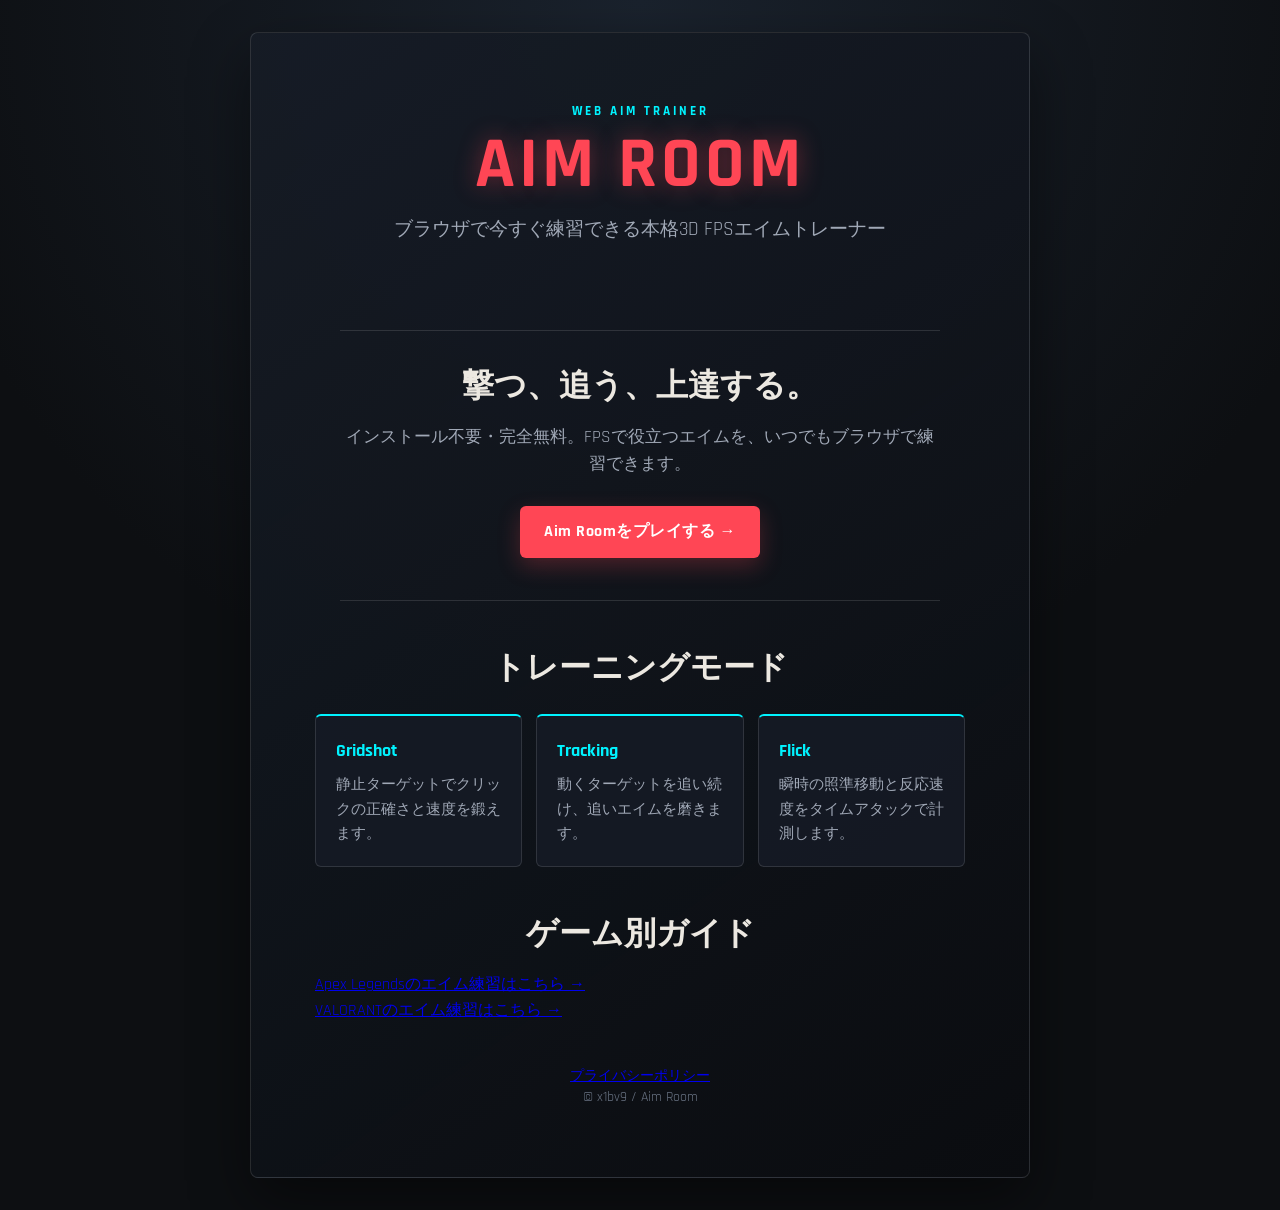
<file: index.html>
<!DOCTYPE html>
<html lang="ja">
<head>
  <!-- Google tag (gtag.js) -->
  <script async src="https://www.googletagmanager.com/gtag/js?id=G-E63HDN6CHN"></script>
  <script>
    window.dataLayer = window.dataLayer || [];
    function gtag(){dataLayer.push(arguments);}
    gtag('js', new Date());
    gtag('config', 'G-E63HDN6CHN');
  </script>
  <meta charset="UTF-8">
  <meta name="viewport" content="width=device-width, initial-scale=1.0">
  <title>Aim Room | 無料3D FPSエイムトレーナー</title>
  <meta name="description" content="Aim Roomは、ブラウザで今すぐ遊べる無料の3D FPSエイムトレーナーです。Gridshot、Flick、Trackingなどでエイムを練習できます。">
  <meta name="keywords" content="エイム練習, FPS, Aim Trainer, ブラウザゲーム, VALORANT, Apex Legends, Gridshot, Tracking">
  <meta name="robots" content="index, follow">
  <meta name="theme-color" content="#0d0f12">
  <link rel="canonical" href="https://x1bv9.github.io/">
  <meta property="og:type" content="website">
  <meta property="og:title" content="Aim Room | 無料3D FPSエイムトレーナー">
  <meta property="og:description" content="インストール不要。ブラウザですぐに始められる3D FPSエイム練習ツールです。">
  <meta property="og:url" content="https://x1bv9.github.io/">
  <meta property="og:site_name" content="Aim Room">
  <meta property="og:image" content="https://x1bv9.github.io/og-image.png">
  <meta name="twitter:image" content="https://x1bv9.github.io/og-image.png">
  <meta name="twitter:card" content="summary">
  <meta name="twitter:title" content="Aim Room | 無料3D FPSエイムトレーナー">
  <meta name="twitter:description" content="Gridshot、Flick、Trackingに対応した無料の3D Webエイムトレーナー。">
  <meta name="google-site-verification" content="plmwMyv30xBzgXX7J8kx4cgJiKHHp-phH_kaKHK9sP8" />
  <script async src="https://pagead2.googlesyndication.com/pagead/js/adsbygoogle.js?client=ca-pub-6857554483023624"
     crossorigin="anonymous"></script>
  <meta name="google-adsense-account" content="ca-pub-6857554483023624">
  <link rel="stylesheet" href="style.css">
    <!-- アイコン -->
   <link rel="icon" href="favicon.ico" sizes="any">
  <link rel="icon" href="favicon.svg" type="image/svg+xml">
  <link rel="icon" href="favicon-32x32.png" type="image/png" sizes="32x32">
  <link rel="icon" href="favicon-16x16.png" type="image/png" sizes="16x16">
  <link rel="apple-touch-icon" href="apple-touch-icon.png">
  <link rel="manifest" href="site.webmanifest">
  
</head>
<body>
  <main id="main-content">
    <header class="site-header">
      <p class="eyebrow">WEB AIM TRAINER</p>
      <h1>Aim Room</h1>
      <p class="tagline">ブラウザで今すぐ練習できる本格3D FPSエイムトレーナー</p>
    </header>

    <section class="intro" aria-labelledby="intro-title">
      <h2 id="intro-title">撃つ、追う、上達する。</h2>
      <p>インストール不要・完全無料。FPSで役立つエイムを、いつでもブラウザで練習できます。</p>
      <a class="primary-link" href="https://x1bv9.github.io/AimRoom.github.io/">Aim Roomをプレイする <span aria-hidden="true">→</span></a>
    </section>

    <section class="features" aria-labelledby="features-title">
      <h2 id="features-title">トレーニングモード</h2>
      <div class="feature-grid">
        <article>
          <h3>Gridshot</h3>
          <p>静止ターゲットでクリックの正確さと速度を鍛えます。</p>
        </article>
        <article>
          <h3>Tracking</h3>
          <p>動くターゲットを追い続け、追いエイムを磨きます。</p>
        </article>
        <article>
          <h3>Flick</h3>
          <p>瞬時の照準移動と反応速度をタイムアタックで計測します。</p>
        </article>
      </div>
    </section>

    <section class="features" aria-labelledby="guide-title">
      <h2 id="guide-title">ゲーム別ガイド</h2>
      <p><a href="https://x1bv9.github.io/apex/">Apex Legendsのエイム練習はこちら →</a></p>
      <p><a href="https://x1bv9.github.io/valorant/">VALORANTのエイム練習はこちら →</a></p>
    </section>

    <footer>
      <script async src="https://pagead2.googlesyndication.com/pagead/js/adsbygoogle.js?client=ca-pub-6857554483023624"
     crossorigin="anonymous"></script>
<!-- あ -->
<ins class="adsbygoogle"
     style="display:block"
     data-ad-client="ca-pub-6857554483023624"
     data-ad-slot="6139240730"
     data-ad-format="auto"
     data-full-width-responsive="true"></ins>
<script>
     (adsbygoogle = window.adsbygoogle || []).push({});
</script>
      <nav aria-label="フッターリンク"><a href="https://x1bv9.github.io/privacy.html">プライバシーポリシー</a></nav>
      <p>© x1bv9 / Aim Room</p>
    </footer>
  </main>

  <script type="application/ld+json">
  {
    "@context": "https://schema.org",
    "@type": "WebApplication",
    "name": "Aim Room",
    "url": "https://x1bv9.github.io/",
    "applicationCategory": "GameApplication",
    "operatingSystem": "All",
    "browserRequirements": "Requires JavaScript and WebGL",
    "offers": { "@type": "Offer", "price": "0", "priceCurrency": "JPY" },
    "description": "ブラウザで遊べる無料の3D FPSエイム練習ツール。Gridshot、Tracking、Flickに対応。"
  }
  </script>
</body>
</html>
</file>
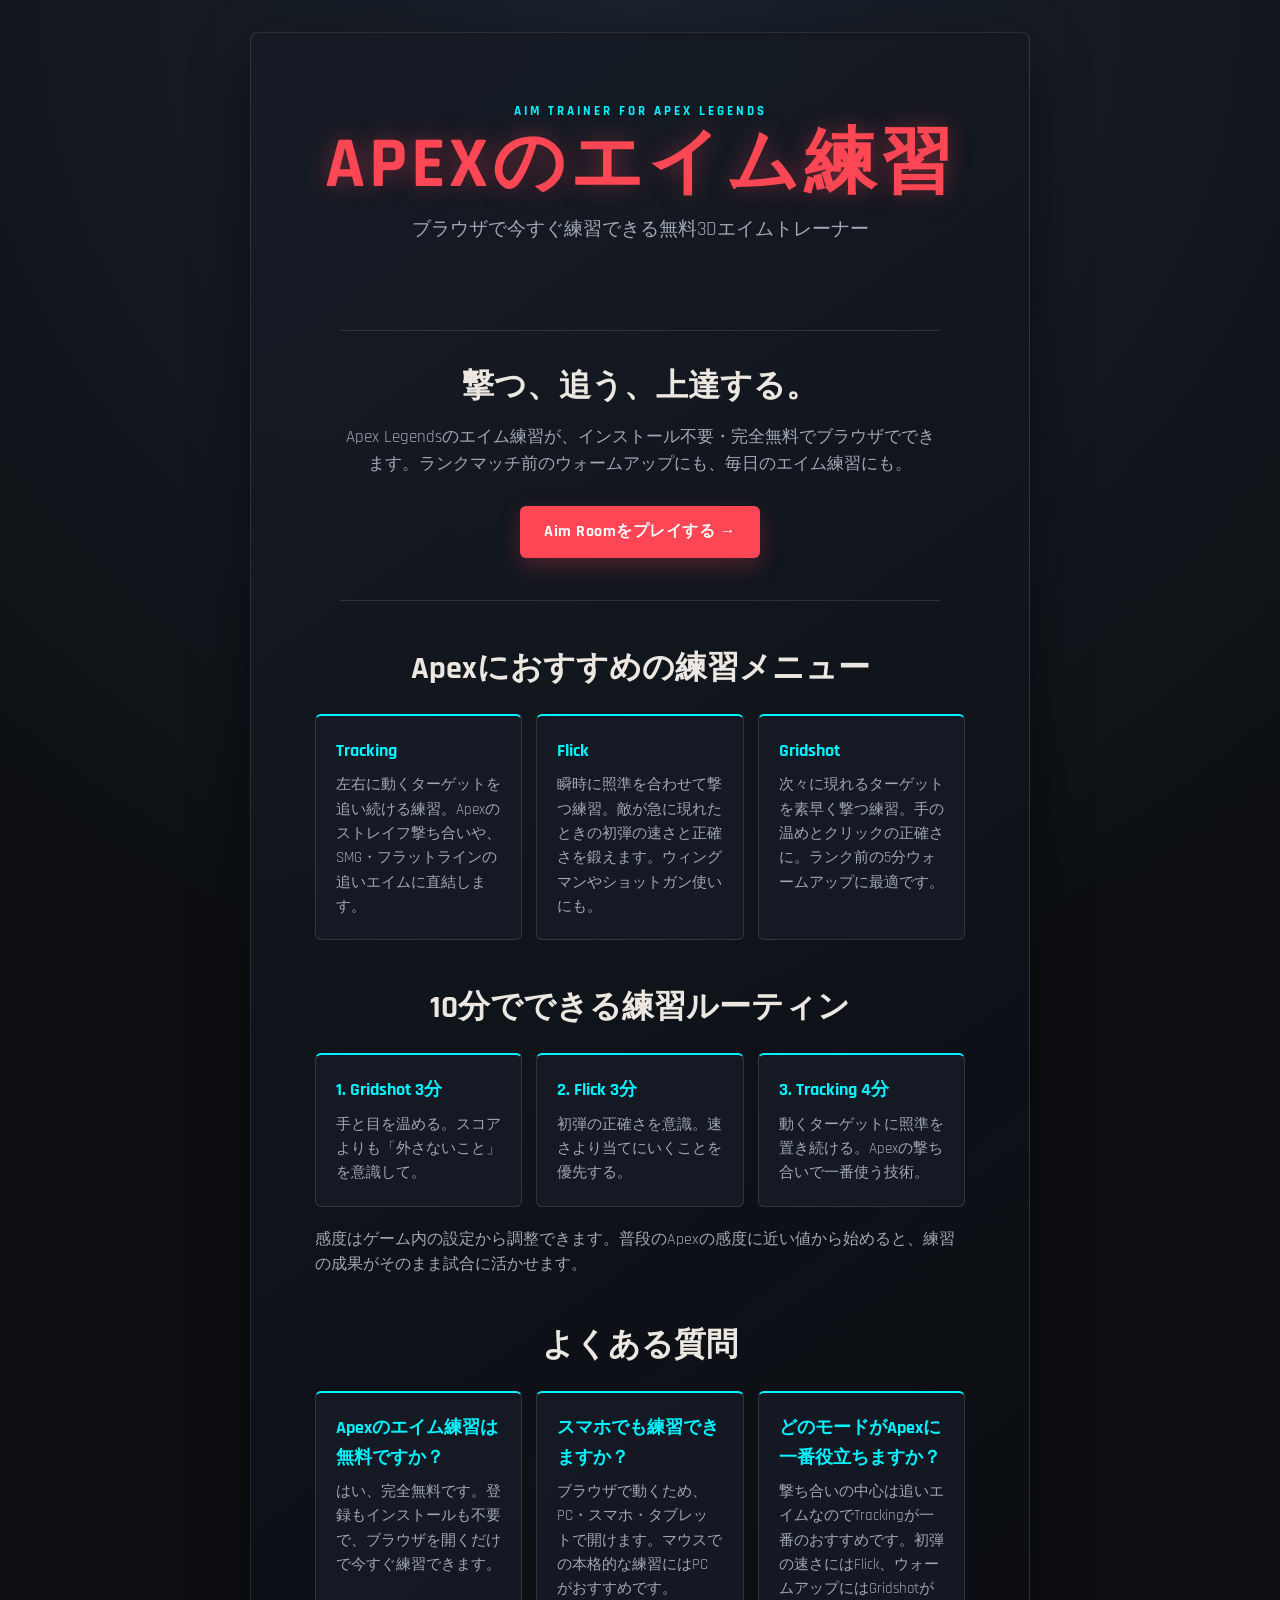
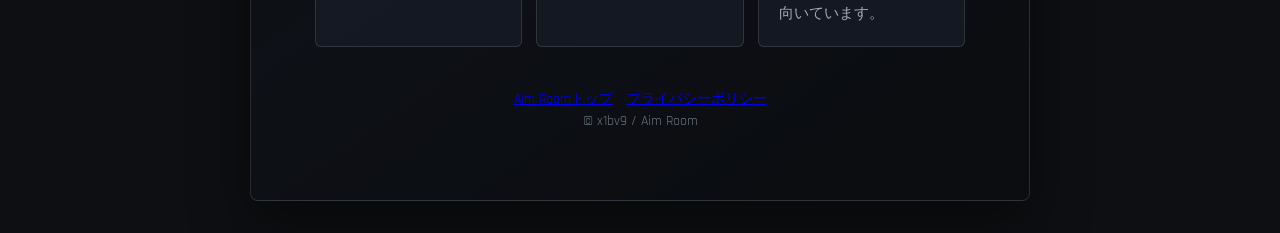
<file: apex/index.html>
<!DOCTYPE html>
<html lang="ja">
<head>
  <!-- Google tag (gtag.js) -->
  <script async src="https://www.googletagmanager.com/gtag/js?id=G-E63HDN6CHN"></script>
  <script>
    window.dataLayer = window.dataLayer || [];
    function gtag(){dataLayer.push(arguments);}
    gtag('js', new Date());
    gtag('config', 'G-E63HDN6CHN');
  </script>
  <meta charset="UTF-8">
  <meta name="viewport" content="width=device-width, initial-scale=1.0">
  <title>エイム練習 ブラウザ Apex｜無料3Dエイムトレーナー Aim Room</title>
  <meta name="description" content="Apex Legendsのエイム練習がブラウザで無料でできる3Dエイムトレーナー。インストール不要。Tracking・Flick・Gridshotで追いエイムとフリックを鍛え、ランク前のウォームアップにも。">
  <meta name="keywords" content="エイム練習, ブラウザ, Apex, Apex Legends, エイムトレーナー, 無料, Tracking, Flick, Gridshot">
  <meta name="robots" content="index, follow">
  <meta name="theme-color" content="#0d0f12">
  <link rel="canonical" href="https://x1bv9.github.io/apex/">
  <meta property="og:type" content="website">
  <meta property="og:title" content="エイム練習 ブラウザ Apex｜無料3Dエイムトレーナー Aim Room">
  <meta property="og:description" content="Apex Legendsのエイム練習がブラウザで無料。インストール不要で今すぐ始められる3Dエイムトレーナー。">
  <meta property="og:url" content="https://x1bv9.github.io/apex/">
  <meta property="og:site_name" content="Aim Room">
  <meta property="og:image" content="https://x1bv9.github.io/og-image.png">
  <meta name="twitter:image" content="https://x1bv9.github.io/og-image.png">
  <meta name="twitter:card" content="summary">
  <meta name="twitter:title" content="エイム練習 ブラウザ Apex｜無料3Dエイムトレーナー Aim Room">
  <meta name="twitter:description" content="Apexのエイム練習がブラウザで無料。Tracking・Flick・Gridshotで追いエイムを鍛えよう。">
  <script async src="https://pagead2.googlesyndication.com/pagead/js/adsbygoogle.js?client=ca-pub-6857554483023624"
     crossorigin="anonymous"></script>
  <meta name="google-adsense-account" content="ca-pub-6857554483023624">
  <link rel="stylesheet" href="../style.css">
  <link rel="icon" href="../favicon.ico" sizes="any">
  <link rel="icon" href="../favicon.svg" type="image/svg+xml">
  <link rel="icon" href="../favicon-32x32.png" type="image/png" sizes="32x32">
  <link rel="icon" href="../favicon-16x16.png" type="image/png" sizes="16x16">
  <link rel="apple-touch-icon" href="../apple-touch-icon.png">
  <link rel="manifest" href="../site.webmanifest">
</head>
<body>
  <main id="main-content">
    <header class="site-header">
      <p class="eyebrow">AIM TRAINER FOR APEX LEGENDS</p>
      <h1>Apexのエイム練習</h1>
      <p class="tagline">ブラウザで今すぐ練習できる無料3Dエイムトレーナー</p>
    </header>

    <section class="intro" aria-labelledby="intro-title">
      <h2 id="intro-title">撃つ、追う、上達する。</h2>
      <p>Apex Legendsのエイム練習が、インストール不要・完全無料でブラウザでできます。ランクマッチ前のウォームアップにも、毎日のエイム練習にも。</p>
      <a class="primary-link" href="https://x1bv9.github.io/AimRoom.github.io/">Aim Roomをプレイする <span aria-hidden="true">→</span></a>
    </section>

    <section class="features" aria-labelledby="features-title">
      <h2 id="features-title">Apexにおすすめの練習メニュー</h2>
      <div class="feature-grid">
        <article>
          <h3>Tracking</h3>
          <p>左右に動くターゲットを追い続ける練習。Apexのストレイフ撃ち合いや、SMG・フラットラインの追いエイムに直結します。</p>
        </article>
        <article>
          <h3>Flick</h3>
          <p>瞬時に照準を合わせて撃つ練習。敵が急に現れたときの初弾の速さと正確さを鍛えます。ウィングマンやショットガン使いにも。</p>
        </article>
        <article>
          <h3>Gridshot</h3>
          <p>次々に現れるターゲットを素早く撃つ練習。手の温めとクリックの正確さに。ランク前の5分ウォームアップに最適です。</p>
        </article>
      </div>
    </section>

    <section class="features" aria-labelledby="routine-title">
      <h2 id="routine-title">10分でできる練習ルーティン</h2>
      <div class="feature-grid">
        <article>
          <h3>1. Gridshot 3分</h3>
          <p>手と目を温める。スコアよりも「外さないこと」を意識して。</p>
        </article>
        <article>
          <h3>2. Flick 3分</h3>
          <p>初弾の正確さを意識。速さより当てにいくことを優先する。</p>
        </article>
        <article>
          <h3>3. Tracking 4分</h3>
          <p>動くターゲットに照準を置き続ける。Apexの撃ち合いで一番使う技術。</p>
        </article>
      </div>
      <p style="margin-top:20px;color:var(--text-sub)">感度はゲーム内の設定から調整できます。普段のApexの感度に近い値から始めると、練習の成果がそのまま試合に活かせます。</p>
    </section>

    <section class="features" aria-labelledby="faq-title">
      <h2 id="faq-title">よくある質問</h2>
      <div class="feature-grid">
        <article>
          <h3>Apexのエイム練習は無料ですか？</h3>
          <p>はい、完全無料です。登録もインストールも不要で、ブラウザを開くだけで今すぐ練習できます。</p>
        </article>
        <article>
          <h3>スマホでも練習できますか？</h3>
          <p>ブラウザで動くため、PC・スマホ・タブレットで開けます。マウスでの本格的な練習にはPCがおすすめです。</p>
        </article>
        <article>
          <h3>どのモードがApexに一番役立ちますか？</h3>
          <p>撃ち合いの中心は追いエイムなのでTrackingが一番のおすすめです。初弾の速さにはFlick、ウォームアップにはGridshotが向いています。</p>
        </article>
      </div>
    </section>

    <footer>
      <nav aria-label="フッターリンク"><a href="https://x1bv9.github.io/">Aim Roomトップ</a>　<a href="https://x1bv9.github.io/privacy.html">プライバシーポリシー</a></nav>
      <p>© x1bv9 / Aim Room</p>
    </footer>
  </main>

  <script type="application/ld+json">
  {
    "@context": "https://schema.org",
    "@graph": [
      {
        "@type": "WebPage",
        "name": "エイム練習 ブラウザ Apex｜無料3Dエイムトレーナー Aim Room",
        "url": "https://x1bv9.github.io/apex/",
        "description": "Apex Legendsのエイム練習がブラウザで無料でできる3Dエイムトレーナー。Tracking・Flick・Gridshotで追いエイムとフリックを鍛える。"
      },
      {
        "@type": "BreadcrumbList",
        "itemListElement": [
          { "@type": "ListItem", "position": 1, "name": "Aim Room", "item": "https://x1bv9.github.io/" },
          { "@type": "ListItem", "position": 2, "name": "Apexのエイム練習", "item": "https://x1bv9.github.io/apex/" }
        ]
      },
      {
        "@type": "FAQPage",
        "mainEntity": [
          { "@type": "Question", "name": "Apexのエイム練習は無料ですか？", "acceptedAnswer": { "@type": "Answer", "text": "はい、完全無料です。登録もインストールも不要で、ブラウザを開くだけで今すぐ練習できます。" } },
          { "@type": "Question", "name": "スマホでも練習できますか？", "acceptedAnswer": { "@type": "Answer", "text": "ブラウザで動くため、PC・スマホ・タブレットで開けます。マウスでの本格的な練習にはPCがおすすめです。" } },
          { "@type": "Question", "name": "どのモードがApexに一番役立ちますか？", "acceptedAnswer": { "@type": "Answer", "text": "撃ち合いの中心は追いエイムなのでTrackingが一番のおすすめです。初弾の速さにはFlick、ウォームアップにはGridshotが向いています。" } }
        ]
      }
    ]
  }
  </script>
</body>
</html>
</file>
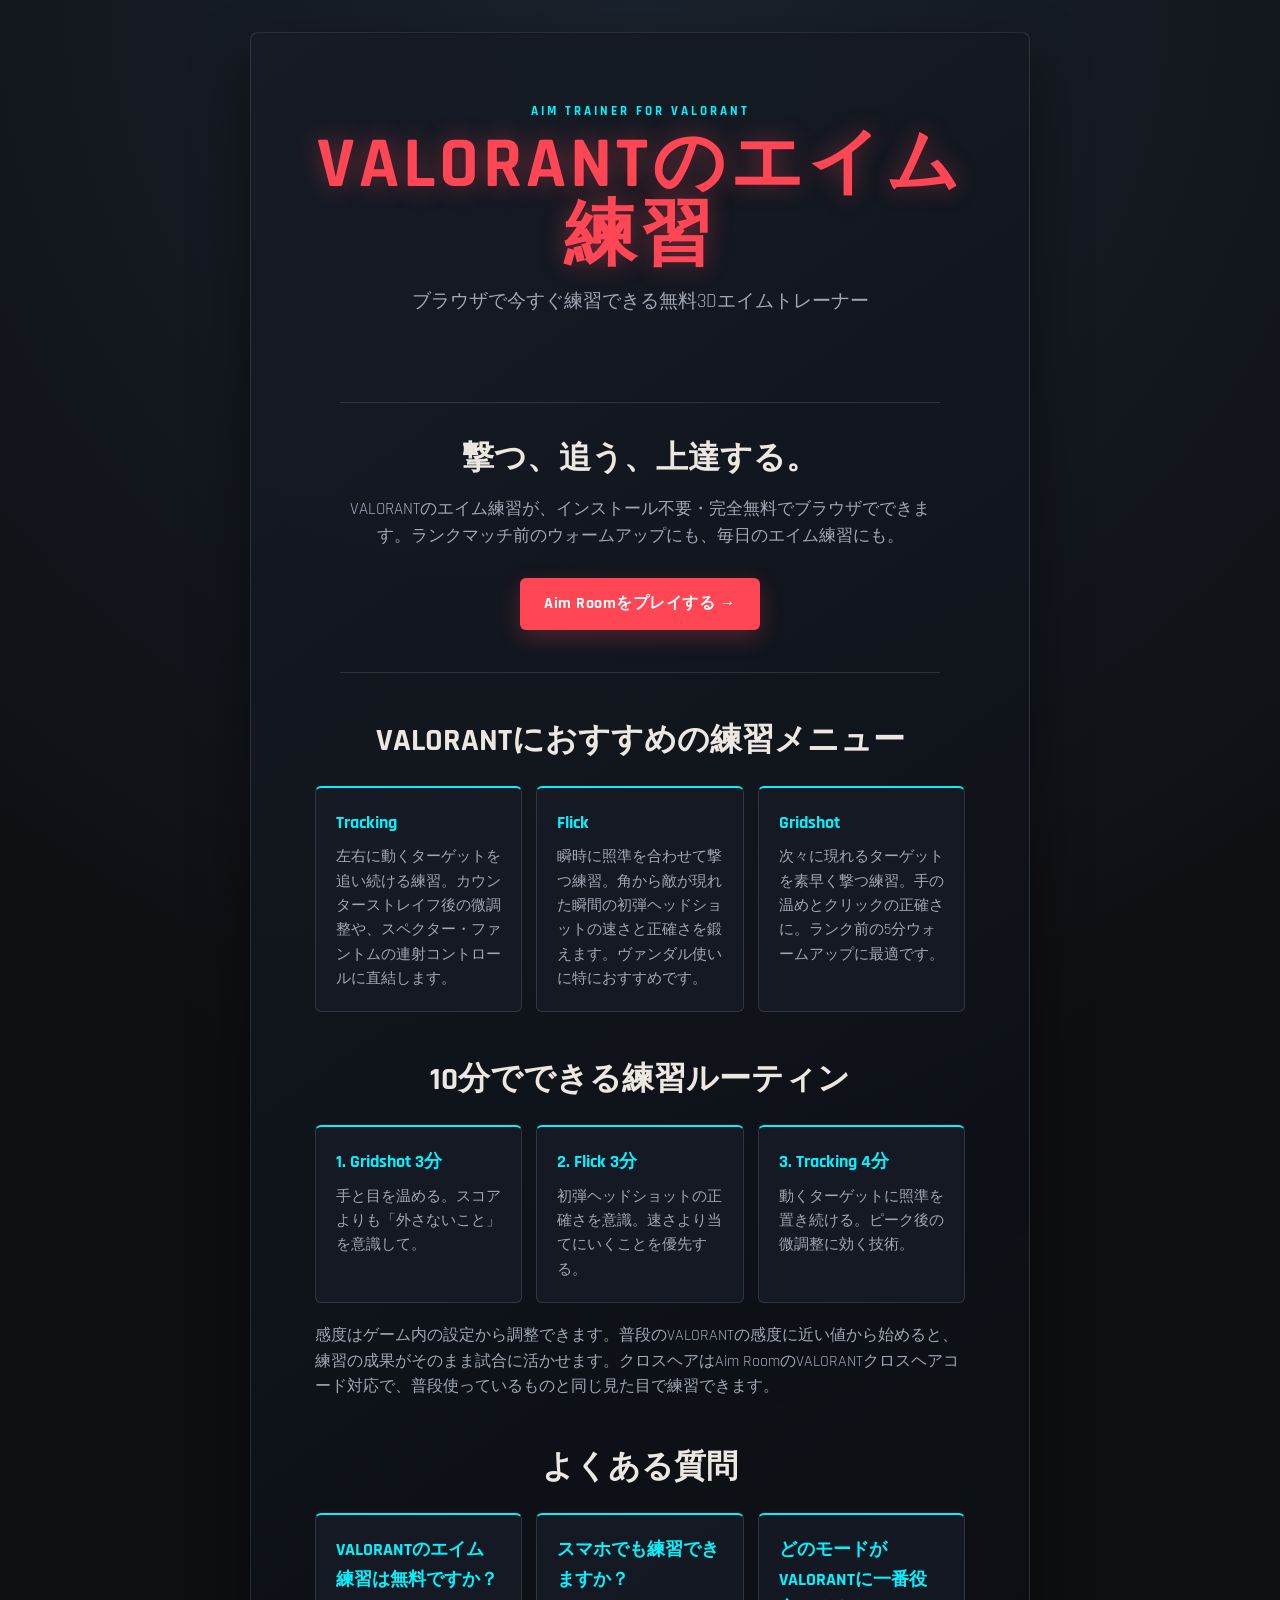
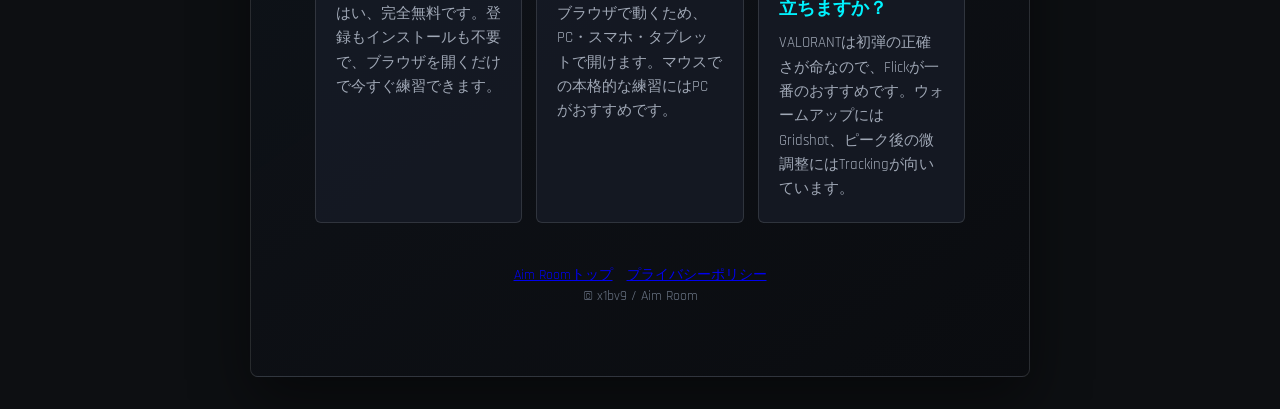
<file: valorant/index.html>
<!DOCTYPE html>
<html lang="ja">
<head>
  <!-- Google tag (gtag.js) -->
  <script async src="https://www.googletagmanager.com/gtag/js?id=G-E63HDN6CHN"></script>
  <script>
    window.dataLayer = window.dataLayer || [];
    function gtag(){dataLayer.push(arguments);}
    gtag('js', new Date());
    gtag('config', 'G-E63HDN6CHN');
  </script>
  <meta charset="UTF-8">
  <meta name="viewport" content="width=device-width, initial-scale=1.0">
  <title>エイム練習 ブラウザ VALORANT｜無料3Dエイムトレーナー Aim Room</title>
  <meta name="description" content="VALORANTのエイム練習がブラウザで無料でできる3Dエイムトレーナー。インストール不要。Flick・Gridshot・Trackingで初弾の精度とフリックを鍛え、ランク前のウォームアップにも。">
  <meta name="keywords" content="エイム練習, ブラウザ, VALORANT, ヴァロラント, エイムトレーナー, 無料, Flick, Gridshot, Tracking">
  <meta name="robots" content="index, follow">
  <meta name="theme-color" content="#0d0f12">
  <link rel="canonical" href="https://x1bv9.github.io/valorant/">
  <meta property="og:type" content="website">
  <meta property="og:title" content="エイム練習 ブラウザ VALORANT｜無料3Dエイムトレーナー Aim Room">
  <meta property="og:description" content="VALORANTのエイム練習がブラウザで無料。インストール不要で今すぐ始められる3Dエイムトレーナー。">
  <meta property="og:url" content="https://x1bv9.github.io/valorant/">
  <meta property="og:site_name" content="Aim Room">
  <meta property="og:image" content="https://x1bv9.github.io/og-image.png">
  <meta name="twitter:image" content="https://x1bv9.github.io/og-image.png">
  <meta name="twitter:card" content="summary">
  <meta name="twitter:title" content="エイム練習 ブラウザ VALORANT｜無料3Dエイムトレーナー Aim Room">
  <meta name="twitter:description" content="VALORANTのエイム練習がブラウザで無料。Flick・Gridshot・Trackingで初弾の精度を鍛えよう。">
  <script async src="https://pagead2.googlesyndication.com/pagead/js/adsbygoogle.js?client=ca-pub-6857554483023624"
     crossorigin="anonymous"></script>
  <meta name="google-adsense-account" content="ca-pub-6857554483023624">
  <link rel="stylesheet" href="../style.css">
  <link rel="icon" href="../favicon.ico" sizes="any">
  <link rel="icon" href="../favicon.svg" type="image/svg+xml">
  <link rel="icon" href="../favicon-32x32.png" type="image/png" sizes="32x32">
  <link rel="icon" href="../favicon-16x16.png" type="image/png" sizes="16x16">
  <link rel="apple-touch-icon" href="../apple-touch-icon.png">
  <link rel="manifest" href="../site.webmanifest">
</head>
<body>
  <main id="main-content">
    <header class="site-header">
      <p class="eyebrow">AIM TRAINER FOR VALORANT</p>
      <h1>VALORANTのエイム練習</h1>
      <p class="tagline">ブラウザで今すぐ練習できる無料3Dエイムトレーナー</p>
    </header>

    <section class="intro" aria-labelledby="intro-title">
      <h2 id="intro-title">撃つ、追う、上達する。</h2>
      <p>VALORANTのエイム練習が、インストール不要・完全無料でブラウザでできます。ランクマッチ前のウォームアップにも、毎日のエイム練習にも。</p>
      <a class="primary-link" href="https://x1bv9.github.io/AimRoom.github.io/">Aim Roomをプレイする <span aria-hidden="true">→</span></a>
    </section>

    <section class="features" aria-labelledby="features-title">
      <h2 id="features-title">VALORANTにおすすめの練習メニュー</h2>
      <div class="feature-grid">
        <article>
          <h3>Tracking</h3>
          <p>左右に動くターゲットを追い続ける練習。カウンターストレイフ後の微調整や、スペクター・ファントムの連射コントロールに直結します。</p>
        </article>
        <article>
          <h3>Flick</h3>
          <p>瞬時に照準を合わせて撃つ練習。角から敵が現れた瞬間の初弾ヘッドショットの速さと正確さを鍛えます。ヴァンダル使いに特におすすめです。</p>
        </article>
        <article>
          <h3>Gridshot</h3>
          <p>次々に現れるターゲットを素早く撃つ練習。手の温めとクリックの正確さに。ランク前の5分ウォームアップに最適です。</p>
        </article>
      </div>
    </section>

    <section class="features" aria-labelledby="routine-title">
      <h2 id="routine-title">10分でできる練習ルーティン</h2>
      <div class="feature-grid">
        <article>
          <h3>1. Gridshot 3分</h3>
          <p>手と目を温める。スコアよりも「外さないこと」を意識して。</p>
        </article>
        <article>
          <h3>2. Flick 3分</h3>
          <p>初弾ヘッドショットの正確さを意識。速さより当てにいくことを優先する。</p>
        </article>
        <article>
          <h3>3. Tracking 4分</h3>
          <p>動くターゲットに照準を置き続ける。ピーク後の微調整に効く技術。</p>
        </article>
      </div>
      <p style="margin-top:20px;color:var(--text-sub)">感度はゲーム内の設定から調整できます。普段のVALORANTの感度に近い値から始めると、練習の成果がそのまま試合に活かせます。クロスヘアはAim RoomのVALORANTクロスヘアコード対応で、普段使っているものと同じ見た目で練習できます。</p>
    </section>

    <section class="features" aria-labelledby="faq-title">
      <h2 id="faq-title">よくある質問</h2>
      <div class="feature-grid">
        <article>
          <h3>VALORANTのエイム練習は無料ですか？</h3>
          <p>はい、完全無料です。登録もインストールも不要で、ブラウザを開くだけで今すぐ練習できます。</p>
        </article>
        <article>
          <h3>スマホでも練習できますか？</h3>
          <p>ブラウザで動くため、PC・スマホ・タブレットで開けます。マウスでの本格的な練習にはPCがおすすめです。</p>
        </article>
        <article>
          <h3>どのモードがVALORANTに一番役立ちますか？</h3>
          <p>VALORANTは初弾の正確さが命なので、Flickが一番のおすすめです。ウォームアップにはGridshot、ピーク後の微調整にはTrackingが向いています。</p>
        </article>
      </div>
    </section>

    <footer>
      <nav aria-label="フッターリンク"><a href="https://x1bv9.github.io/">Aim Roomトップ</a>　<a href="https://x1bv9.github.io/privacy.html">プライバシーポリシー</a></nav>
      <p>© x1bv9 / Aim Room</p>
    </footer>
  </main>

  <script type="application/ld+json">
  {
    "@context": "https://schema.org",
    "@graph": [
      {
        "@type": "WebPage",
        "name": "エイム練習 ブラウザ VALORANT｜無料3Dエイムトレーナー Aim Room",
        "url": "https://x1bv9.github.io/valorant/",
        "description": "VALORANTのエイム練習がブラウザで無料でできる3Dエイムトレーナー。Flick・Gridshot・Trackingで初弾の精度とフリックを鍛える。"
      },
      {
        "@type": "BreadcrumbList",
        "itemListElement": [
          { "@type": "ListItem", "position": 1, "name": "Aim Room", "item": "https://x1bv9.github.io/" },
          { "@type": "ListItem", "position": 2, "name": "VALORANTのエイム練習", "item": "https://x1bv9.github.io/valorant/" }
        ]
      },
      {
        "@type": "FAQPage",
        "mainEntity": [
          { "@type": "Question", "name": "VALORANTのエイム練習は無料ですか？", "acceptedAnswer": { "@type": "Answer", "text": "はい、完全無料です。登録もインストールも不要で、ブラウザを開くだけで今すぐ練習できます。" } },
          { "@type": "Question", "name": "スマホでも練習できますか？", "acceptedAnswer": { "@type": "Answer", "text": "ブラウザで動くため、PC・スマホ・タブレットで開けます。マウスでの本格的な練習にはPCがおすすめです。" } },
          { "@type": "Question", "name": "どのモードがVALORANTに一番役立ちますか？", "acceptedAnswer": { "@type": "Answer", "text": "VALORANTは初弾の正確さが命なので、Flickが一番のおすすめです。ウォームアップにはGridshot、ピーク後の微調整にはTrackingが向いています。" } }
        ]
      }
    ]
  }
  </script>
</body>
</html>
</file>
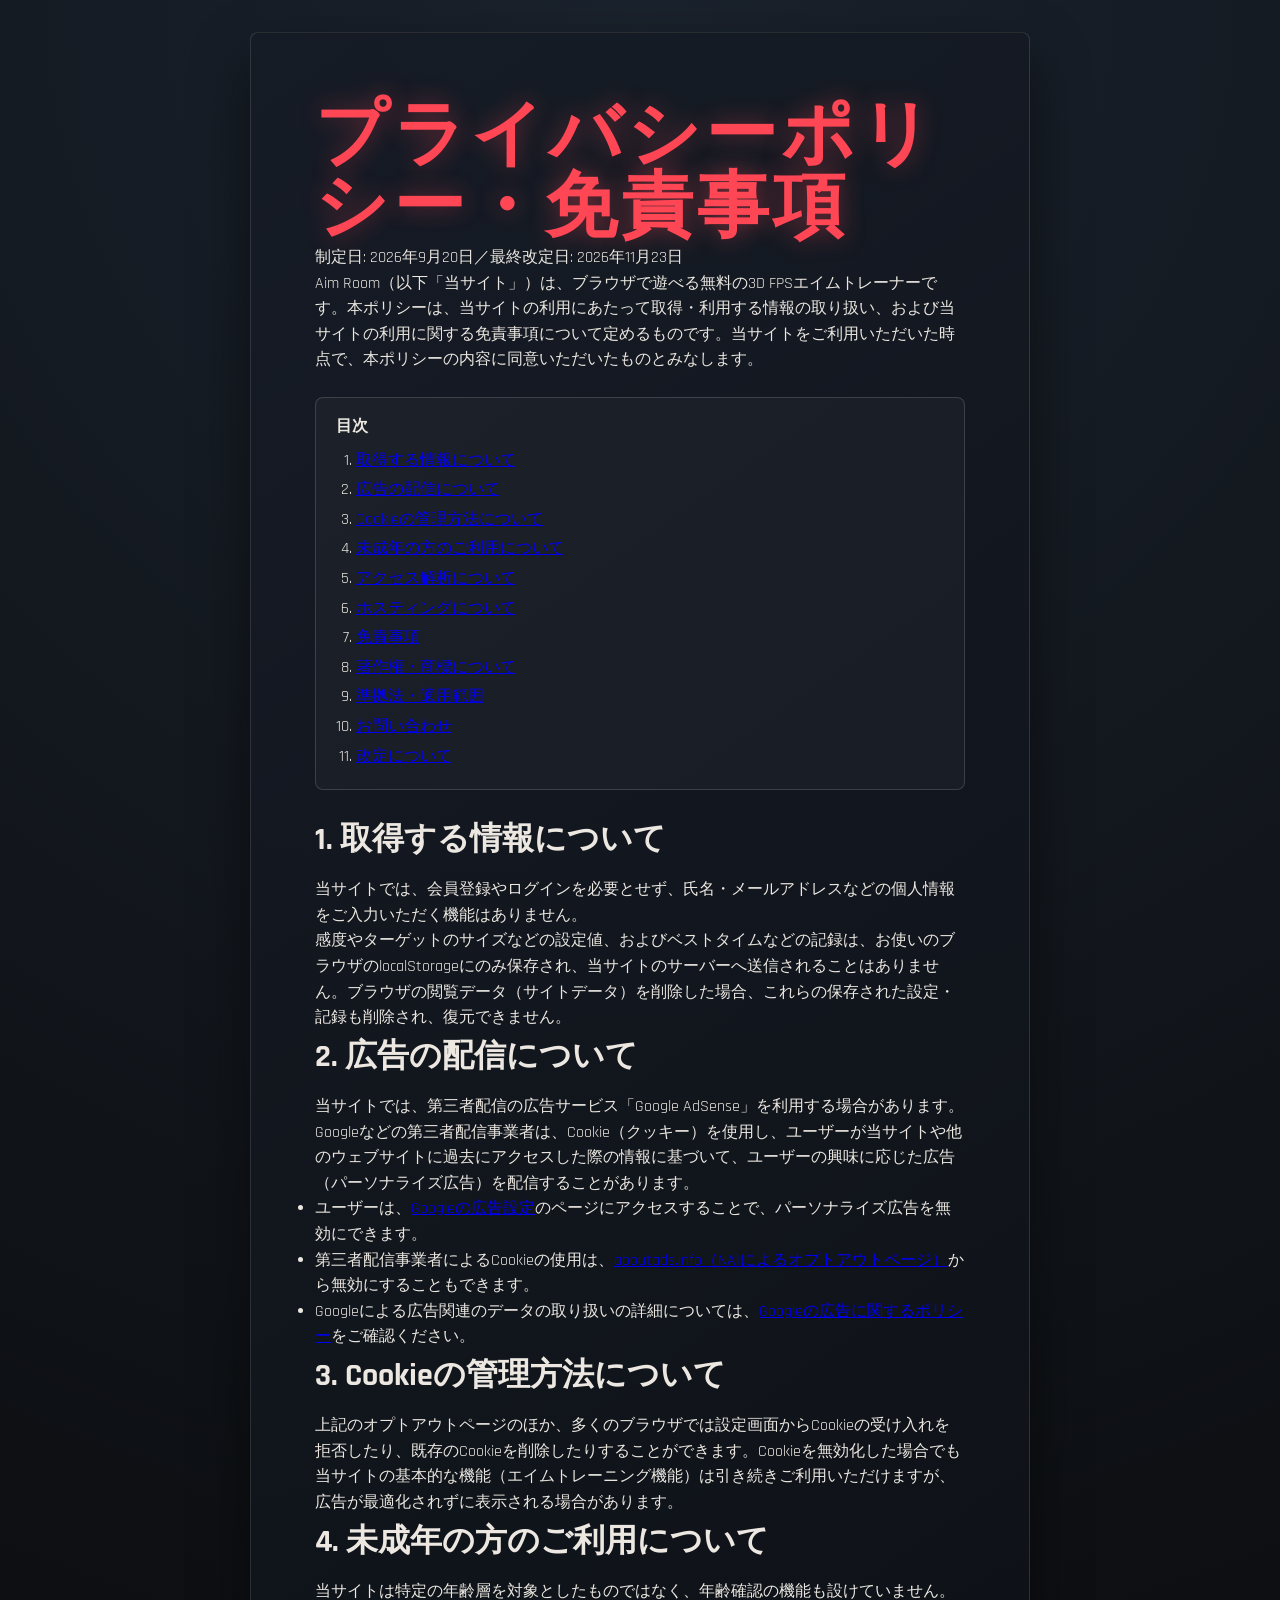
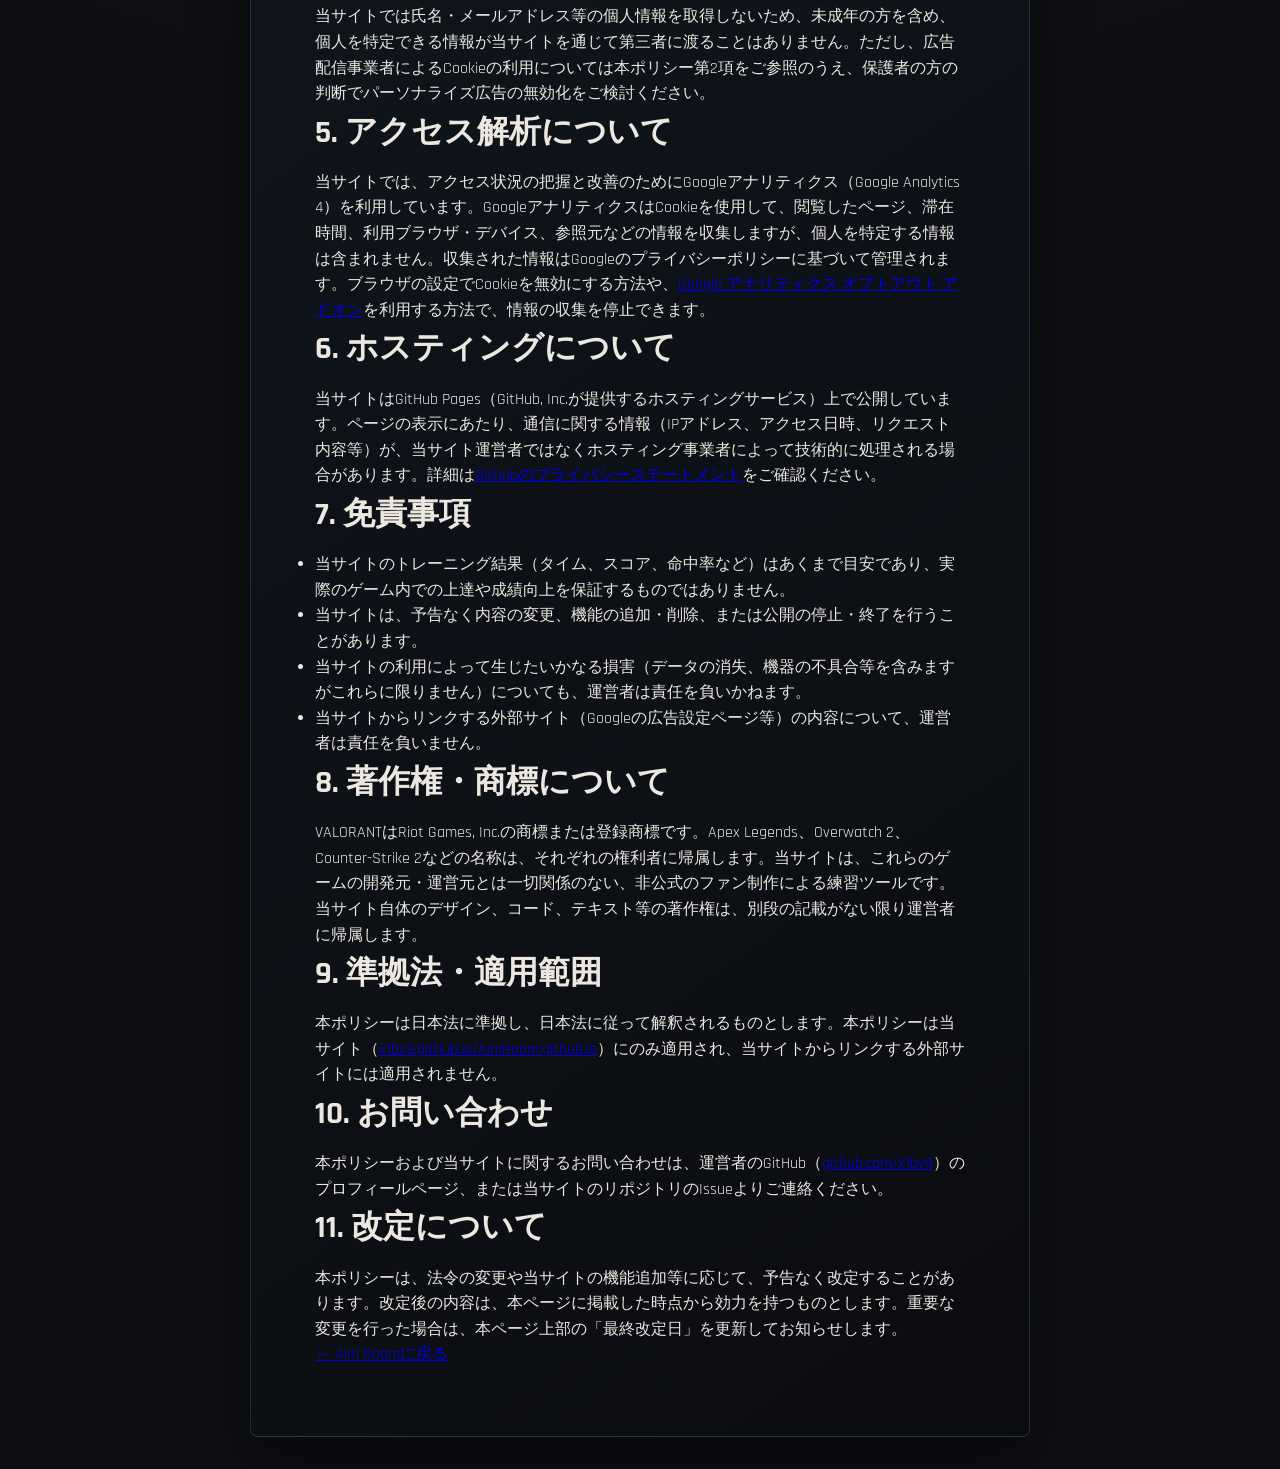
<file: privacy.html>
<!DOCTYPE html>
<html lang="ja">
<head>
  <!-- Google tag (gtag.js) -->
  <script async src="https://www.googletagmanager.com/gtag/js?id=G-E63HDN6CHN"></script>
  <script>
    window.dataLayer = window.dataLayer || [];
    function gtag(){dataLayer.push(arguments);}
    gtag('js', new Date());
    gtag('config', 'G-E63HDN6CHN');
  </script>
  <meta charset="UTF-8">
  <meta name="viewport" content="width=device-width, initial-scale=1.0">
  <meta name="theme-color" content="#0d0f12">
  <title>プライバシーポリシー・免責事項｜Aim Room</title>
  <meta name="description" content="Aim Room（無料の3D FPSエイムトレーナー）のプライバシーポリシー、広告配信、Cookie、免責事項について。">
  <meta name="robots" content="index, follow">
  <link rel="canonical" href="https://x1bv9.github.io/privacy.html">
  <link rel="icon" href="favicon.ico" sizes="any">
  <link rel="icon" href="favicon.svg" type="image/svg+xml">
  <link rel="icon" href="favicon-32x32.png" type="image/png" sizes="32x32">
  <link rel="icon" href="favicon-16x16.png" type="image/png" sizes="16x16">
  <link rel="apple-touch-icon" href="apple-touch-icon.png">
  <link rel="manifest" href="site.webmanifest">
  <link rel="preconnect" href="https://fonts.googleapis.com">
  <link rel="preconnect" href="https://fonts.gstatic.com" crossorigin>
  <link rel="stylesheet" href="https://fonts.googleapis.com/css2?family=Rajdhani:wght@500;600;700&display=swap">
  <link rel="stylesheet" href="style.css">
  <style>
    /* Fallback styling for the table of contents (safe to remove if style.css already covers .toc) */
    .doc-content .toc {
      margin: 1.5em 0;
      padding: 1em 1.25em;
      border: 1px solid rgba(255,255,255,0.15);
      border-radius: 8px;
      background: rgba(255,255,255,0.03);
    }
    .doc-content .toc .toc-title {
      margin: 0 0 0.5em;
      font-weight: 600;
    }
    .doc-content .toc ol {
      margin: 0;
      padding-left: 1.25em;
    }
    .doc-content .toc li {
      margin: 0.25em 0;
    }
    .doc-content h2 {
      scroll-margin-top: 1.5em;
    }
  </style>
</head>
<body class="doc-page">
  <main class="doc-content">
    <h1>プライバシーポリシー・免責事項</h1>
    <p class="updated">制定日: 2026年9月20日／最終改定日: 2026年11月23日</p>

    <p>Aim Room（以下「当サイト」）は、ブラウザで遊べる無料の3D FPSエイムトレーナーです。本ポリシーは、当サイトの利用にあたって取得・利用する情報の取り扱い、および当サイトの利用に関する免責事項について定めるものです。当サイトをご利用いただいた時点で、本ポリシーの内容に同意いただいたものとみなします。</p>

    <nav class="toc" aria-label="目次">
      <p class="toc-title">目次</p>
      <ol>
        <li><a href="#info">取得する情報について</a></li>
        <li><a href="#ads">広告の配信について</a></li>
        <li><a href="#cookie">Cookieの管理方法について</a></li>
        <li><a href="#minors">未成年の方のご利用について</a></li>
        <li><a href="#analytics">アクセス解析について</a></li>
        <li><a href="#hosting">ホスティングについて</a></li>
        <li><a href="#disclaimer">免責事項</a></li>
        <li><a href="#ip">著作権・商標について</a></li>
        <li><a href="#scope">準拠法・適用範囲</a></li>
        <li><a href="#contact">お問い合わせ</a></li>
        <li><a href="#revision">改定について</a></li>
      </ol>
    </nav>

    <h2 id="info">1. 取得する情報について</h2>
    <p>当サイトでは、会員登録やログインを必要とせず、氏名・メールアドレスなどの個人情報をご入力いただく機能はありません。</p>
    <p>感度やターゲットのサイズなどの設定値、およびベストタイムなどの記録は、お使いのブラウザのlocalStorageにのみ保存され、当サイトのサーバーへ送信されることはありません。ブラウザの閲覧データ（サイトデータ）を削除した場合、これらの保存された設定・記録も削除され、復元できません。</p>

    <h2 id="ads">2. 広告の配信について</h2>
    <p>当サイトでは、第三者配信の広告サービス「Google AdSense」を利用する場合があります。</p>
    <p>Googleなどの第三者配信事業者は、Cookie（クッキー）を使用し、ユーザーが当サイトや他のウェブサイトに過去にアクセスした際の情報に基づいて、ユーザーの興味に応じた広告（パーソナライズ広告）を配信することがあります。</p>
    <ul>
      <li>ユーザーは、<a href="https://adssettings.google.com/" target="_blank" rel="noopener">Googleの広告設定</a>のページにアクセスすることで、パーソナライズ広告を無効にできます。</li>
      <li>第三者配信事業者によるCookieの使用は、<a href="https://www.aboutads.info/choices/" target="_blank" rel="noopener">aboutads.info（NAIによるオプトアウトページ）</a>から無効にすることもできます。</li>
      <li>Googleによる広告関連のデータの取り扱いの詳細については、<a href="https://policies.google.com/technologies/ads" target="_blank" rel="noopener">Googleの広告に関するポリシー</a>をご確認ください。</li>
    </ul>

    <h2 id="cookie">3. Cookieの管理方法について</h2>
    <p>上記のオプトアウトページのほか、多くのブラウザでは設定画面からCookieの受け入れを拒否したり、既存のCookieを削除したりすることができます。Cookieを無効化した場合でも当サイトの基本的な機能（エイムトレーニング機能）は引き続きご利用いただけますが、広告が最適化されずに表示される場合があります。</p>

    <h2 id="minors">4. 未成年の方のご利用について</h2>
    <p>当サイトは特定の年齢層を対象としたものではなく、年齢確認の機能も設けていません。当サイトでは氏名・メールアドレス等の個人情報を取得しないため、未成年の方を含め、個人を特定できる情報が当サイトを通じて第三者に渡ることはありません。ただし、広告配信事業者によるCookieの利用については本ポリシー第2項をご参照のうえ、保護者の方の判断でパーソナライズ広告の無効化をご検討ください。</p>

    <h2 id="analytics">5. アクセス解析について</h2>
    <p>当サイトでは、アクセス状況の把握と改善のためにGoogleアナリティクス（Google Analytics 4）を利用しています。GoogleアナリティクスはCookieを使用して、閲覧したページ、滞在時間、利用ブラウザ・デバイス、参照元などの情報を収集しますが、個人を特定する情報は含まれません。収集された情報はGoogleのプライバシーポリシーに基づいて管理されます。ブラウザの設定でCookieを無効にする方法や、<a href="https://tools.google.com/dlpage/gaoptout" target="_blank" rel="noopener">Google アナリティクス オプトアウト アドオン</a>を利用する方法で、情報の収集を停止できます。</p>

    <h2 id="hosting">6. ホスティングについて</h2>
    <p>当サイトはGitHub Pages（GitHub, Inc.が提供するホスティングサービス）上で公開しています。ページの表示にあたり、通信に関する情報（IPアドレス、アクセス日時、リクエスト内容等）が、当サイト運営者ではなくホスティング事業者によって技術的に処理される場合があります。詳細は<a href="https://docs.github.com/site-policy/privacy-policies/github-general-privacy-statement" target="_blank" rel="noopener">GitHubのプライバシーステートメント</a>をご確認ください。</p>

    <h2 id="disclaimer">7. 免責事項</h2>
    <ul>
      <li>当サイトのトレーニング結果（タイム、スコア、命中率など）はあくまで目安であり、実際のゲーム内での上達や成績向上を保証するものではありません。</li>
      <li>当サイトは、予告なく内容の変更、機能の追加・削除、または公開の停止・終了を行うことがあります。</li>
      <li>当サイトの利用によって生じたいかなる損害（データの消失、機器の不具合等を含みますがこれらに限りません）についても、運営者は責任を負いかねます。</li>
      <li>当サイトからリンクする外部サイト（Googleの広告設定ページ等）の内容について、運営者は責任を負いません。</li>
    </ul>

    <h2 id="ip">8. 著作権・商標について</h2>
    <p>VALORANTはRiot Games, Inc.の商標または登録商標です。Apex Legends、Overwatch 2、Counter-Strike 2などの名称は、それぞれの権利者に帰属します。当サイトは、これらのゲームの開発元・運営元とは一切関係のない、非公式のファン制作による練習ツールです。当サイト自体のデザイン、コード、テキスト等の著作権は、別段の記載がない限り運営者に帰属します。</p>

    <h2 id="scope">9. 準拠法・適用範囲</h2>
    <p>本ポリシーは日本法に準拠し、日本法に従って解釈されるものとします。本ポリシーは当サイト（<a href="https://x1bv9.github.io/AimRoom.github.io/" target="_blank" rel="noopener">x1bv9.github.io/AimRoom.github.io</a>）にのみ適用され、当サイトからリンクする外部サイトには適用されません。</p>

    <h2 id="contact">10. お問い合わせ</h2>
    <p>本ポリシーおよび当サイトに関するお問い合わせは、運営者のGitHub（<a href="https://github.com/x1bv9" target="_blank" rel="noopener">github.com/x1bv9</a>）のプロフィールページ、または当サイトのリポジトリのIssueよりご連絡ください。</p>

    <h2 id="revision">11. 改定について</h2>
    <p>本ポリシーは、法令の変更や当サイトの機能追加等に応じて、予告なく改定することがあります。改定後の内容は、本ページに掲載した時点から効力を持つものとします。重要な変更を行った場合は、本ページ上部の「最終改定日」を更新してお知らせします。</p>

    <a class="back-link" href="./">← Aim Roomに戻る</a>
  </main>
</body>
</html>
</file>
<file: style.css>
@import url('https://fonts.googleapis.com/css2?family=Rajdhani:wght@500;600;700&display=swap');

:root {
  --bg-color: #0d0f12;
  --panel-color: rgba(22, 28, 38, 0.82);
  --border-color: rgba(255, 255, 255, 0.12);
  --text-main: #ece8e1;
  --text-sub: #a0a8b6;
  --red: #ff4655;
  --cyan: #00f3ff;
}

*, *::before, *::after {
  box-sizing: border-box;
  margin: 0;
  padding: 0;
}

body {
  min-height: 100vh;
  background: radial-gradient(circle at 50% 0%, #1a222d 0, var(--bg-color) 54%);
  color: var(--text-main);
  font-family: 'Rajdhani', 'Segoe UI', sans-serif;
  line-height: 1.6;
  padding: 32px 20px;
}

main {
  width: 100%;
  max-width: 780px;
  margin: 0 auto;
  padding: clamp(28px, 6vw, 68px) clamp(20px, 6vw, 64px);
  background: linear-gradient(145deg, rgba(22, 28, 38, 0.94), rgba(10, 12, 16, 0.92));
  border: 1px solid var(--border-color);
  border-radius: 8px;
  box-shadow: 0 24px 60px rgba(0, 0, 0, 0.45);
}

.site-header, .intro { text-align: center; }

.eyebrow {
  margin: 0 0 8px;
  color: var(--cyan);
  font-size: 0.8rem;
  font-weight: 800;
  letter-spacing: 3px;
}

h1 {
  margin: 0;
  color: var(--red);
  font-size: clamp(2.5rem, 8vw, 4.5rem);
  line-height: 1;
  letter-spacing: 4px;
  text-transform: uppercase;
  text-shadow: 0 0 24px rgba(255, 70, 85, 0.4);
}

.tagline {
  margin: 14px 0 0;
  color: var(--text-sub);
  font-size: clamp(1rem, 2.5vw, 1.2rem);
}

.intro {
  max-width: 600px;
  margin: clamp(48px, 8vw, 84px) auto 0;
  padding: 30px 0 42px;
  border-top: 1px solid var(--border-color);
  border-bottom: 1px solid var(--border-color);
}

h2 {
  margin: 0 0 12px;
  color: var(--text-main);
  font-size: clamp(1.5rem, 4vw, 2rem);
}

.intro p {
  margin: 0 auto 28px;
  color: var(--text-sub);
  font-size: 1.05rem;
}

.primary-link {
  display: inline-block;
  padding: 13px 24px;
  background: var(--red);
  color: #fff;
  font-weight: 700;
  letter-spacing: 0.5px;
  text-decoration: none;
  border-radius: 6px;
  box-shadow: 0 8px 22px rgba(255, 70, 85, 0.25);
  transition: transform 0.2s ease, background 0.2s ease;
}

.primary-link:hover, .primary-link:focus-visible {
  background: #ff6975;
  transform: translateY(-2px);
}

.features {
  padding-top: 42px;
}

.features h2 { text-align: center; }

.feature-grid {
  display: grid;
  grid-template-columns: repeat(3, 1fr);
  gap: 14px;
  margin-top: 20px;
}

.feature-grid article {
  padding: 20px;
  background: var(--panel-color);
  border: 1px solid var(--border-color);
  border-top: 2px solid var(--cyan);
  border-radius: 6px;
}

.feature-grid h3 {
  margin: 0 0 8px;
  color: var(--cyan);
  font-size: 1.15rem;
}

.feature-grid p {
  margin: 0;
  color: var(--text-sub);
  font-size: 0.95rem;
}

footer {
  margin-top: 42px;
  color: #687282;
  font-size: 0.85rem;
  text-align: center;
}

@media (max-width: 620px) {
  body { padding: 16px 12px; }
  .feature-grid { grid-template-columns: 1fr; }
  .feature-grid article { padding: 16px; }
}
</file>
